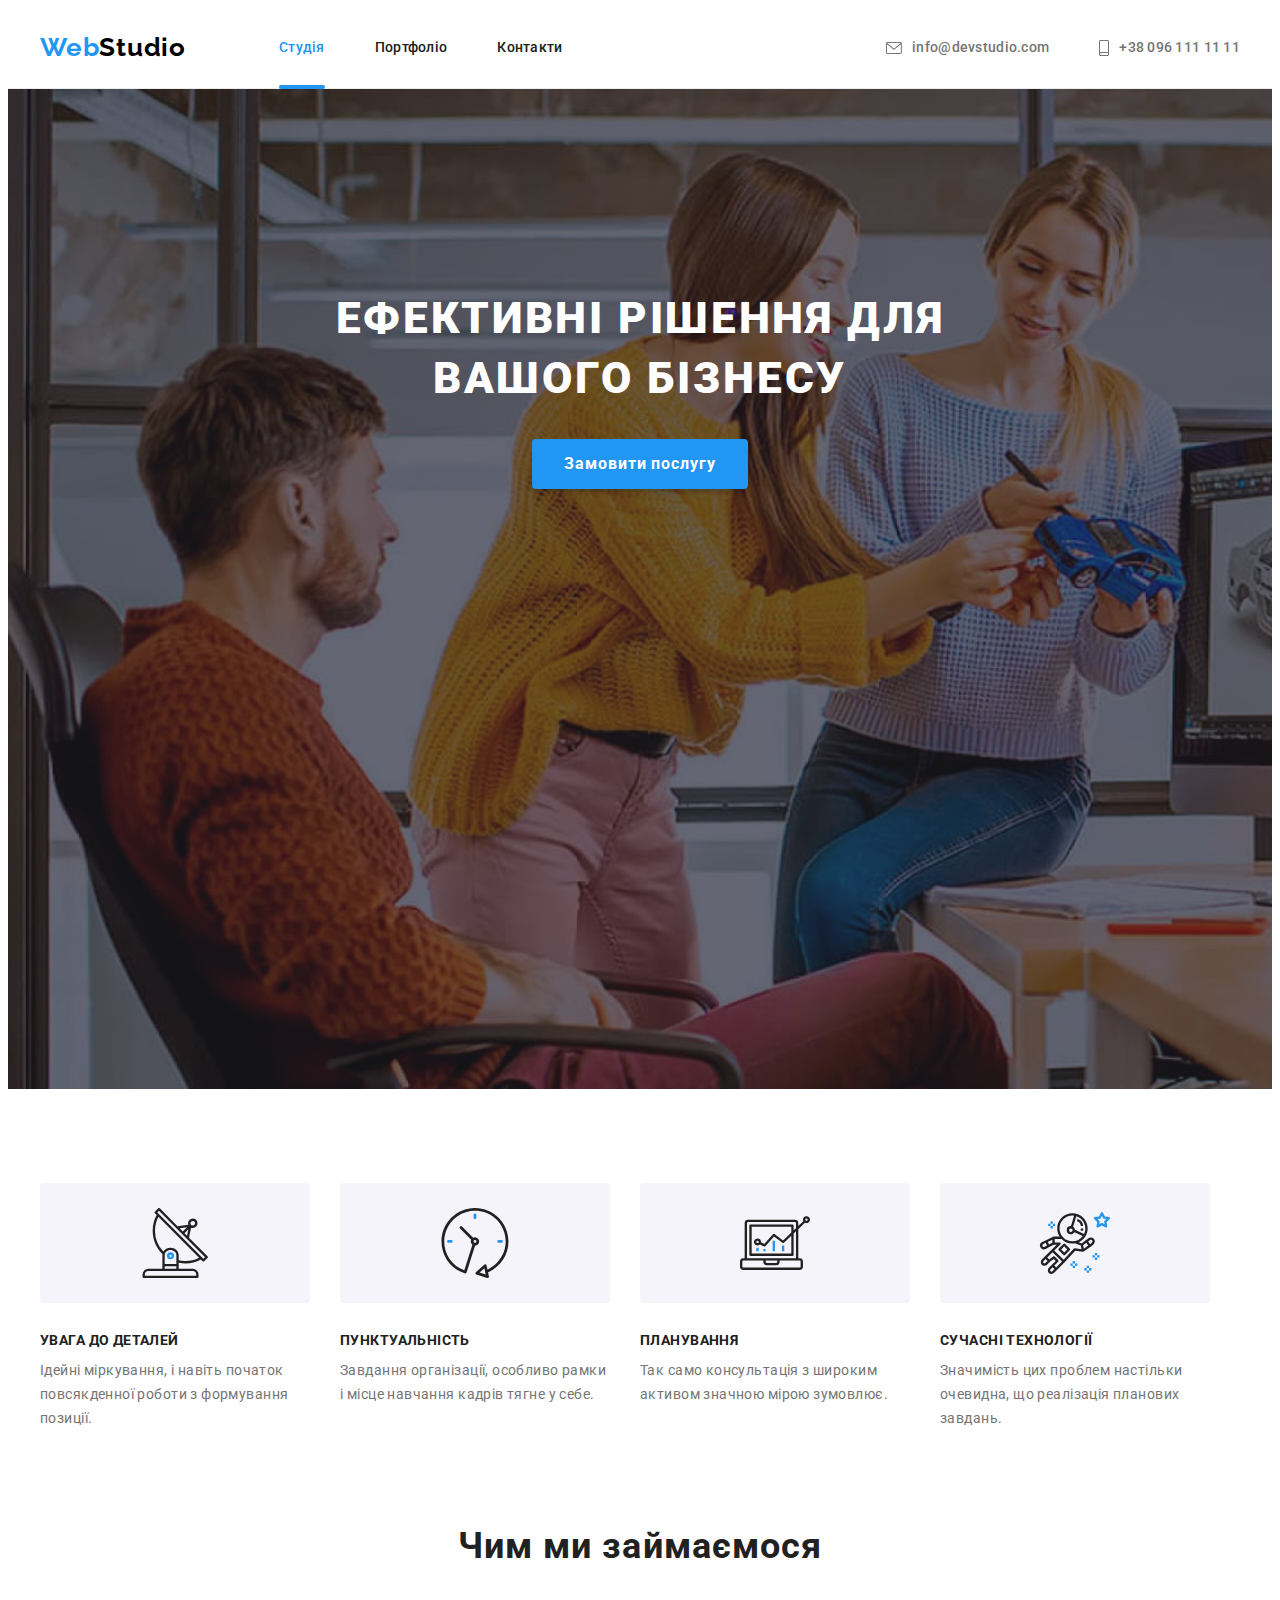
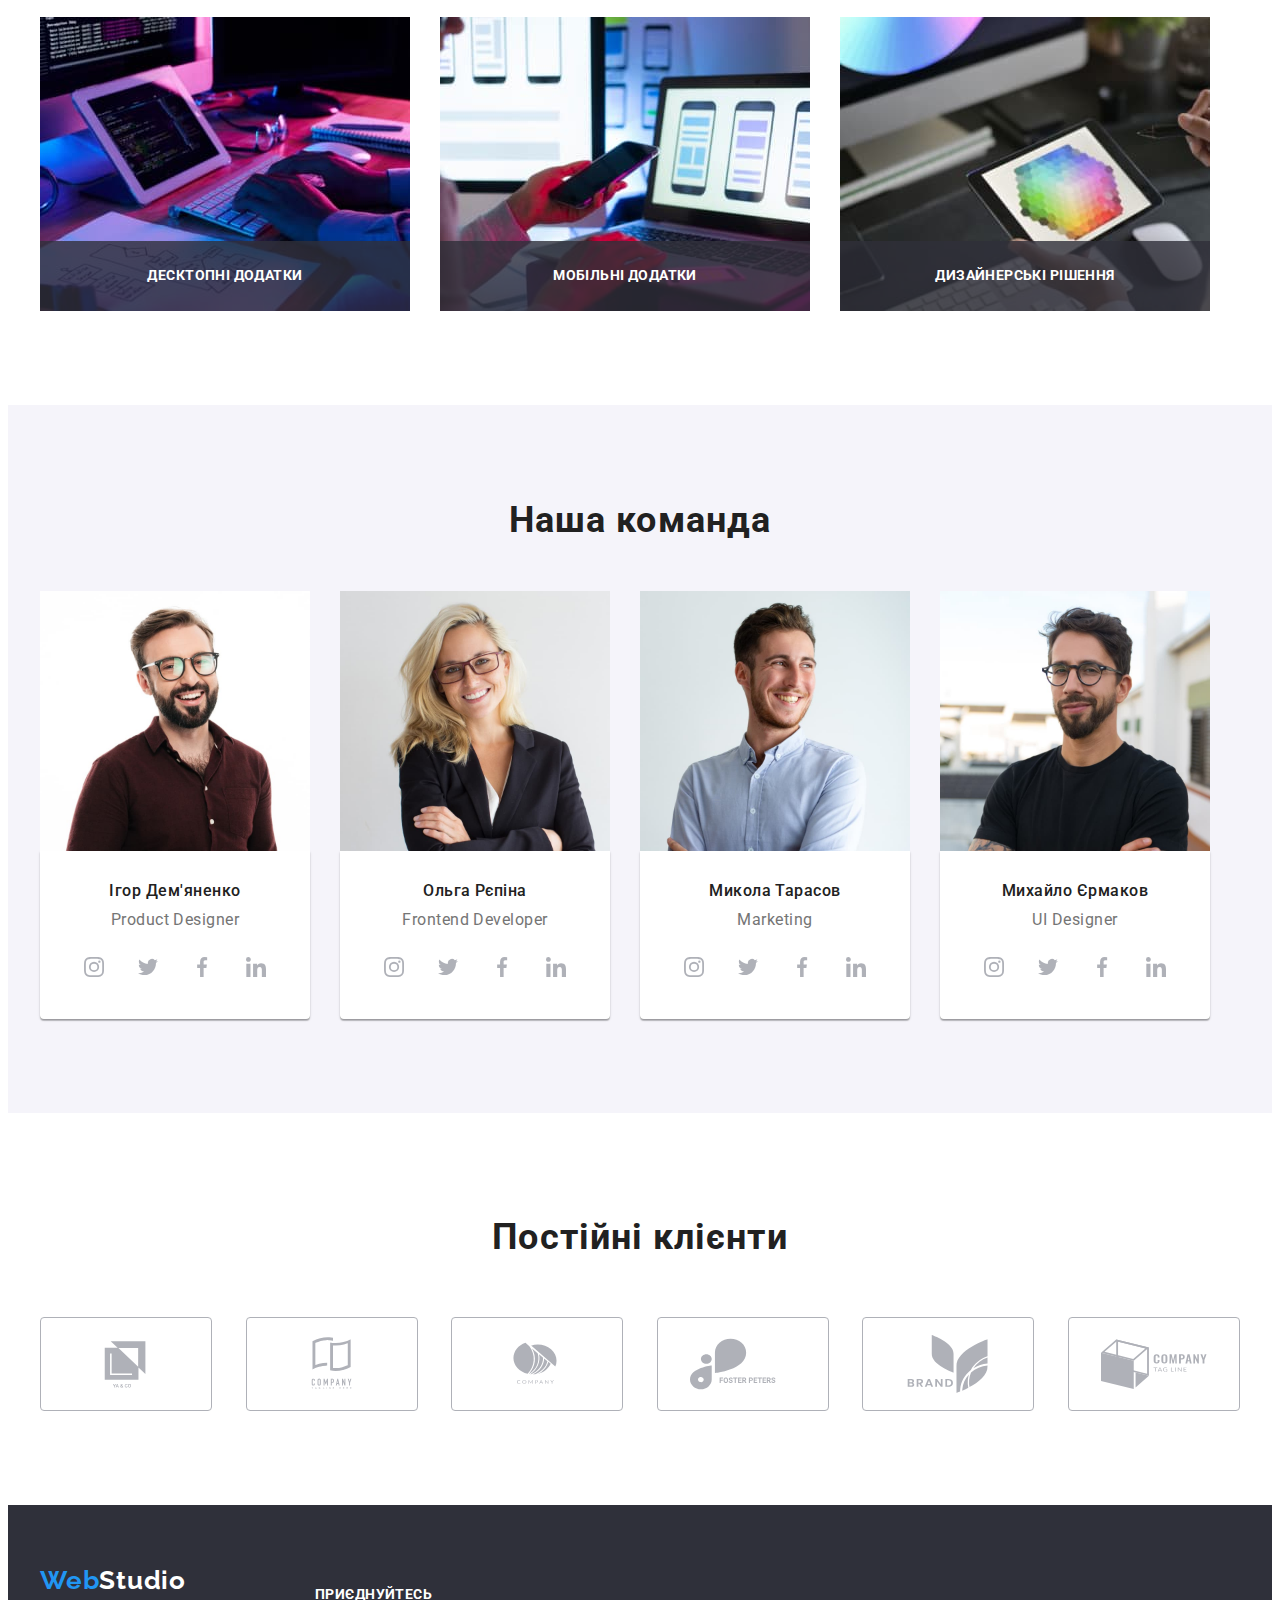
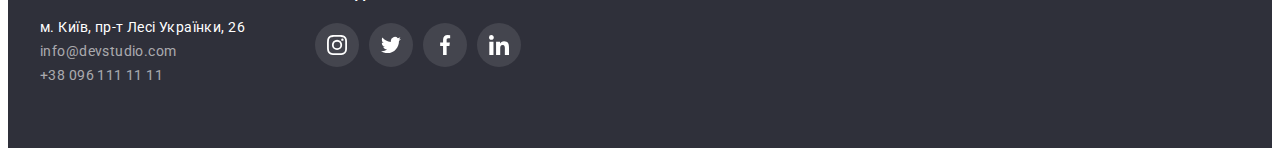
<file: index.html>
<!DOCTYPE html>
<html lang="uk">
  <head>
    <meta charset="UTF-8" />
    <meta http-equiv="X-UA-Compatible" content="IE=edge" />
    <meta name="viewport" content="width=device-width, initial-scale=1.0" />
    <title>Document</title>
    <link rel="preconnect" href="https://fonts.googleapis.com" />
    <link rel="preconnect" href="https://fonts.gstatic.com" crossorigin />
    <link
      href="https://fonts.googleapis.com/css2?family=Raleway:wght@700&family=Roboto:wght@400;500;700;900&display=swap"
      rel="stylesheet"
    />
    <link
      rel="stylesheet"
      href="https://cdnjs.cloudflare.com/ajax/libs/modern-normalize/1.1.0/modern-normalize.min.css"
      integrity="sha512-wpPYUAdjBVSE4KJnH1VR1HeZfpl1ub8YT/NKx4PuQ5NmX2tKuGu6U/JRp5y+Y8XG2tV+wKQpNHVUX03MfMFn9Q=="
      crossorigin="anonymous"
      referrerpolicy="no-referrer"
    />
    <link rel="stylesheet" href="./css/styles.css" />
  </head>
  <body>
    <!-- хедер -->
    <header class="page-header">
      <div class="container">
        <nav class="navigate">
          <a href="./index.html" class="logo"
            ><span class="title-logo">Web</span>Studio</a
          >

          <!-- навігація -->
          <div class="nav-c">
            <ul class="site-nav">
              <li class="item current">
                <a href="./index.html" class="link">Студія</a>
              </li>
              <li class="item">
                <a href="./portfolio.html" class="link">Портфоліо</a>
              </li>
              <li class="item"><a href="" class="link">Контакти</a></li>
            </ul>
          </div>
        </nav>

        <!-- контакти -->
        <ul class="site-contacts">
          <li class="item">
            <a href="mailto:info@devstudio.com" class="contact-link link"
              ><svg class="icon-envelope" widht="16" height="12">
                <use href="./images/sprite.svg#icon-envelope"></use></svg
              >info@devstudio.com</a
            >
          </li>

          <li class="item">
            <a href="tel:+380961111111" class="contact-link link"
              ><svg class="icon-tel" widht="10" height="16">
                <use href="./images/sprite.svg#icon-smartphone"></use></svg
              >+38 096 111 11 11</a
            >
          </li>
        </ul>
      </div>
    </header>

    <main>
      <!-- герой -->
      <section class="section-hero section">
        <div class="container">
          <h1 class="hero-title">
            Ефективні рішення для <br />
            вашого бізнесу
          </h1>
          <button type="button" class="button-hero button" data-modal-open>
            Замовити послугу
          </button>
        </div>
      </section>

      <!-- блок 1 -->

      <section class="section-features section">
        <div class="container">
          <h2 class="features-title visually-hidden">Особливості</h2>

          <ul class="features-items">
            <li class="item-list">
              <div class="icon-features">
                <svg class="icon-antenna" widht="70" height="70">
                  <use href="./images/sprite.svg#icon-antenna"></use>
                </svg>
              </div>

              <h3 class="title-item-list">УВАГА ДО ДЕТАЛЕЙ</h3>
              <p class="features-items-text">
                Ідейні міркування, і навіть початок повсякденної роботи з
                формування позиції.
              </p>
            </li>

            <li class="item-list">
              <div class="icon-features">
                <svg class="icon-clock" widht="70" height="70">
                  <use href="./images/sprite.svg#icon-clock"></use>
                </svg>
              </div>
              <h3 class="title-item-list">ПУНКТУАЛЬНІСТЬ</h3>
              <p class="features-items-text">
                Завдання організації, особливо рамки і місце навчання кадрів
                тягне у себе.
              </p>
            </li>

            <li class="item-list">
              <div class="icon-features">
                <svg class="icon-diagram" widht="70" height="70">
                  <use href="./images/sprite.svg#icon-diagram"></use>
                </svg>
              </div>
              <h3 class="title-item-list">ПЛАНУВАННЯ</h3>
              <p class="features-items-text">
                Так само консультація з широким активом значною мірою зумовлює.
              </p>
            </li>

            <li class="item-list">
              <div class="icon-features">
                <svg class="icon-astronaut" widht="70" height="70">
                  <use href="./images/sprite.svg#icon-astronaut"></use>
                </svg>
              </div>
              <h3 class="title-item-list">СУЧАСНІ ТЕХНОЛОГІЇ</h3>
              <p class="features-items-text">
                Значимість цих проблем настільки очевидна, що реалізація
                планових завдань.
              </p>
            </li>
          </ul>
        </div>
      </section>

      <!-- блок 2 -->
      <section class="section-work section">
        <div class="container">
          <h2 class="work-title">Чим ми займаємося</h2>

          <ul class="work-list">
            <li class="wokr-list-item">
              <div class="wokr-list-thumb">
                <img
                  src="./images/box-1.jpg"
                  alt="працюю з кодом"
                  width="370"
                  height="294"
                  class="work-pictures pictures"
                />
                <div class="team-name-box">
                  <p class="tex-wokr-list-item">Десктопні додатки</p>
                </div>
              </div>
            </li>

            <li class="wokr-list-item">
              <div class="wokr-list-thumb">
                <img
                  src="./images/box-2.jpg"
                  alt="тримаю телефон"
                  width="370"
                  height="294"
                  class="work-pictures pictures"
                />
                <div class="team-name-box">
                  <p class="tex-wokr-list-item">Мобільні додатки</p>
                </div>
              </div>
            </li>

            <li class="wokr-list-item">
              <div class="wokr-list-thumb">
                <img
                  src="./images/box-3.jpg"
                  alt="вибираю колір"
                  width="370"
                  height="294"
                  class="work-pictures pictures"
                />
                <div class="team-name-box">
                  <p class="tex-wokr-list-item">Дизайнерські рішення</p>
                </div>
              </div>
            </li>
          </ul>
        </div>
      </section>

      <!-- блок 3 -->
      <section class="section-team section">
        <div class="container">
          <h2 class="team-title">Наша команда</h2>
          <!-- команда -->
          <ul class="team-list">
            <li class="team-list-item">
              <img
                src="./images/igor.jpg"
                alt="Ігор Дем'яненко"
                width="270"
                height="260"
                class="team-pictures pictures"
              />
              <div class="content">
                <h3 class="team-list-name">Ігор Дем'яненко</h3>
                <p class="team-text">Product Designer</p>
                <ul class="team-social-icon-list">
                  <li class="social-icon-item">
                    <a href="" class="linc-icon">
                      <svg class="social-icon" width="20" height="20">
                        <use href="./images/sprite.svg#icon-instagram-1"></use>
                      </svg>
                    </a>
                  </li>

                  <li class="social-icon-item">
                    <a href="" class="linc-icon">
                      <svg class="social-icon" width="20" height="20">
                        <use href="./images/sprite.svg#icon-twitter-1"></use>
                      </svg>
                    </a>
                  </li>

                  <li class="social-icon-item">
                    <a href="" class="linc-icon">
                      <svg class="social-icon" width="20" height="20">
                        <use href="./images/sprite.svg#icon-facebook-1"></use>
                      </svg>
                    </a>
                  </li>

                  <li class="social-icon-item">
                    <a href="" class="linc-icon">
                      <svg class="social-icon" width="20" height="20">
                        <use href="./images/sprite.svg#icon-linkedin-1"></use>
                      </svg>
                    </a>
                  </li>
                </ul>
              </div>
            </li>

            <li class="team-list-item">
              <img
                src="./images/olga.jpg"
                alt="Ольга Рєпіна"
                width="270"
                height="260"
                class="team-pictures pictures"
              />
              <div class="content">
                <h3 class="team-list-name">Ольга Рєпіна</h3>
                <p class="team-text">Frontend Developer</p>
                <ul class="team-social-icon-list">
                  <li class="social-icon-item">
                    <a href="" class="linc-icon">
                      <svg class="social-icon" width="20" height="20">
                        <use href="./images/sprite.svg#icon-instagram-1"></use>
                      </svg>
                    </a>
                  </li>

                  <li class="social-icon-item">
                    <a href="" class="linc-icon">
                      <svg class="social-icon" width="20" height="20">
                        <use href="./images/sprite.svg#icon-twitter-1"></use>
                      </svg>
                    </a>
                  </li>

                  <li class="social-icon-item">
                    <a href="" class="linc-icon">
                      <svg class="social-icon" width="20" height="20">
                        <use href="./images/sprite.svg#icon-facebook-1"></use>
                      </svg>
                    </a>
                  </li>

                  <li class="social-icon-item">
                    <a href="" class="linc-icon">
                      <svg class="social-icon" width="20" height="20">
                        <use href="./images/sprite.svg#icon-linkedin-1"></use>
                      </svg>
                    </a>
                  </li>
                </ul>
              </div>
            </li>

            <li class="team-list-item">
              <img
                src="./images/mykola.jpg"
                alt="Микола Тарасов"
                width="270"
                height="260"
                class="team-pictures pictures"
              />
              <div class="content">
                <h3 class="team-list-name">Микола Тарасов</h3>
                <p class="team-text">Marketing</p>
                <ul class="team-social-icon-list">
                  <li class="social-icon-item">
                    <a href="" class="linc-icon">
                      <svg class="social-icon" width="20" height="20">
                        <use href="./images/sprite.svg#icon-instagram-1"></use>
                      </svg>
                    </a>
                  </li>

                  <li class="social-icon-item">
                    <a href="" class="linc-icon">
                      <svg class="social-icon" width="20" height="20">
                        <use href="./images/sprite.svg#icon-twitter-1"></use>
                      </svg>
                    </a>
                  </li>

                  <li class="social-icon-item">
                    <a href="" class="linc-icon">
                      <svg class="social-icon" width="20" height="20">
                        <use href="./images/sprite.svg#icon-facebook-1"></use>
                      </svg>
                    </a>
                  </li>

                  <li class="social-icon-item">
                    <a href="" class="linc-icon">
                      <svg class="social-icon" width="20" height="20">
                        <use href="./images/sprite.svg#icon-linkedin-1"></use>
                      </svg>
                    </a>
                  </li>
                </ul>
              </div>
            </li>

            <li class="team-list-item">
              <img
                src="./images/mykhailo.jpg"
                alt="Михайло Єрмаков"
                width="270"
                height="260"
                class="team-pictures pictures"
              />
              <div class="content">
                <h3 class="team-list-name">Михайло Єрмаков</h3>
                <p class="team-text">UI Designer</p>
                <ul class="team-social-icon-list">
                  <li class="social-icon-item">
                    <a href="" class="linc-icon">
                      <svg class="social-icon" width="20" height="20">
                        <use href="./images/sprite.svg#icon-instagram-1"></use>
                      </svg>
                    </a>
                  </li>

                  <li class="social-icon-item">
                    <a href="" class="linc-icon">
                      <svg class="social-icon" width="20" height="20">
                        <use href="./images/sprite.svg#icon-twitter-1"></use>
                      </svg>
                    </a>
                  </li>

                  <li class="social-icon-item">
                    <a href="" class="linc-icon">
                      <svg class="social-icon" width="20" height="20">
                        <use href="./images/sprite.svg#icon-facebook-1"></use>
                      </svg>
                    </a>
                  </li>

                  <li class="social-icon-item">
                    <a href="" class="linc-icon">
                      <svg class="social-icon" width="20" height="20">
                        <use href="./images/sprite.svg#icon-linkedin-1"></use>
                      </svg>
                    </a>
                  </li>
                </ul>
              </div>
            </li>
          </ul>
        </div>
      </section>
    </main>

    <!-- ПОСТІЙНІ КЛІЄНТИ -->

    <section class="section-clients section">
      <div class="container">
        <h2 class="clients-title">Постійні клієнти</h2>
        <ul class="clients-list">
          <li class="client-item">
            <a href="" class="client-linc-icon">
              <svg class="client-icon" width="106" height="60">
                <use href="./images/sprite.svg#icon-logo1"></use>
              </svg>
            </a>
          </li>

          <li class="client-item">
            <a href="" class="client-linc-icon">
              <svg class="client-icon" width="106" height="60">
                <use href="./images/sprite.svg#icon-logo-2"></use>
              </svg>
            </a>
          </li>

          <li class="client-item">
            <a href="" class="client-linc-icon">
              <svg class="client-icon" width="106" height="60">
                <use href="./images/sprite.svg#icon-client-logo-3"></use>
              </svg>
            </a>
          </li>

          <li class="client-item">
            <a href="" class="client-linc-icon">
              <svg class="client-icon" width="106" height="60">
                <use href="./images/sprite.svg#icon-logo-4"></use>
              </svg>
            </a>
          </li>

          <li class="client-item">
            <a href="" class="client-linc-icon">
              <svg class="client-icon" width="106" height="60">
                <use href="./images/sprite.svg#icon-logo-5"></use>
              </svg>
            </a>
          </li>

          <li class="client-item">
            <a href="" class="client-linc-icon">
              <svg class="client-icon" width="106" height="60">
                <use href="./images/sprite.svg#icon-logo-6"></use>
              </svg>
            </a>
          </li>
        </ul>
      </div>
    </section>

    <!-- футер -->
    <footer class="footer-items">
      <div class="container">
        <div class="address-container">
          <a href="./index.html" class="logo logo-footer"
            ><span class="title-logo">Web</span>Studio
          </a>

          <!-- адреса -->
          <address class="address-items">
            <div class="address-container">
              <ul class="address-list">
                <li class="address-place">
                  <a
                    href="https://www.google.com/maps/place/%D0%B1%D1%83%D0%BB%D1%8C%D0%B2%D0%B0%D1%80+%D0%9B%D0%B5%D1%81%D1%96+%D0%A3%D0%BA%D1%80%D0%B0%D1%97%D0%BD%D0%BA%D0%B8,+26,+%D0%9A%D0%B8%D1%97%D0%B2,+02000/@50.4267703,30.537616,18z/data=!4m5!3m4!1s0x40d4cf0e033ecbe9:0x57a4dffefec77da0!8m2!3d50.4265807!4d30.5383859"
                    target="_blank"
                    rel="noopener noreferrer"
                    class="link"
                    ><span class="place-tex"
                      >м. Київ, пр-т Лесі Українки, 26</span
                    >
                  </a>
                </li>
                <li class="address-contacts">
                  <a href="mailto:info@devstudio.com" class="link"
                    >info@devstudio.com</a
                  >
                </li>

                <li class="address-contacts">
                  <a href="tel:+380961111111" class="link">+38 096 111 11 11</a>
                </li>
              </ul>
            </div>
          </address>
        </div>

        <div class="social-container">
          <h2 class="footer-social-title">Приєднуйтесь</h2>
          <ul class="footer-social-icon-list">
            <li class="social-icon-item">
              <a href="" class="linc-icon bot">
                <svg class="social-icon join" width="20" height="20">
                  <use href="./images/sprite.svg#icon-instagram-1"></use>
                </svg>
              </a>
            </li>

            <li class="social-icon-item">
              <a href="" class="linc-icon bot">
                <svg class="social-icon join" width="20" height="20">
                  <use href="./images/sprite.svg#icon-twitter-1"></use>
                </svg>
              </a>
            </li>

            <li class="social-icon-item">
              <a href="" class="linc-icon bot">
                <svg class="social-icon join" width="20" height="20">
                  <use href="./images/sprite.svg#icon-facebook-1"></use>
                </svg>
              </a>
            </li>

            <li class="social-icon-item">
              <a href="" class="linc-icon bot">
                <svg class="social-icon join" width="20" height="20">
                  <use href="./images/sprite.svg#icon-linkedin-1"></use>
                </svg>
              </a>
            </li>
          </ul>
        </div>
      </div>
    </footer>

    <!-- МОДАЛЬНЕ ВІКНО -->
    <section>
      <div class="backdrop is-hidden" data-modal>
        <div class="modal">
          <button class="btn-modal" data-modal-close>
            <svg class="icon-close" width="18" height="18">
              <use href="./images/close-modal.svg#icon-close-b"></use>
            </svg>
          </button>
        </div>
      </div>
    </section>

    <script src="./js/modal.js"></script>
  </body>
</html>
</file>
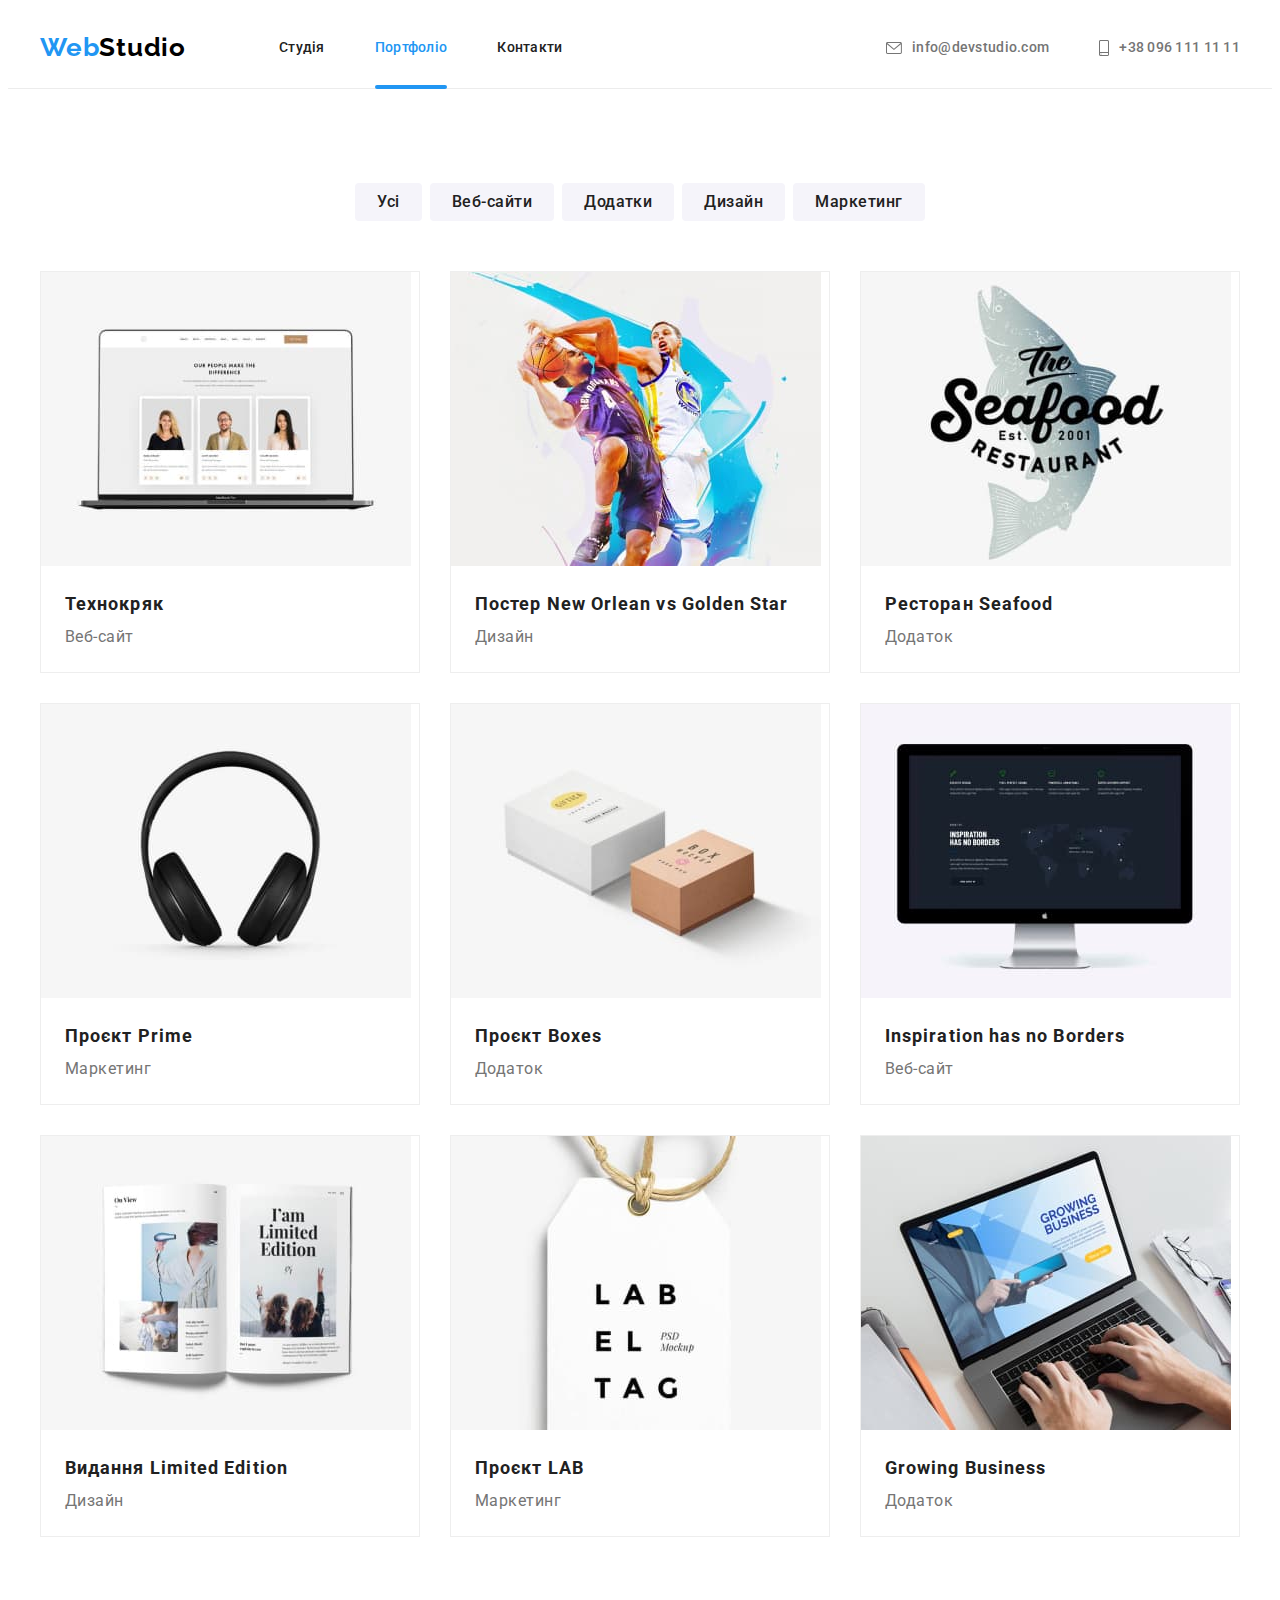
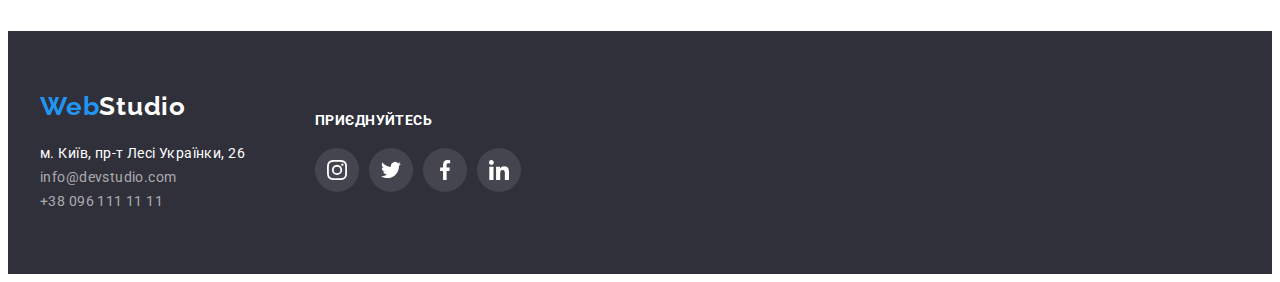
<file: portfolio.html>
<!DOCTYPE html>
<html lang="uk">
  <head>
    <meta charset="UTF-8" />
    <meta http-equiv="X-UA-Compatible" content="IE=edge" />
    <meta name="viewport" content="width=device-width, initial-scale=1.0" />
    <title>Document</title>
    <link rel="preconnect" href="https://fonts.googleapis.com" />
    <link rel="preconnect" href="https://fonts.gstatic.com" crossorigin />
    <link
      href="https://fonts.googleapis.com/css2?family=Raleway:wght@700&family=Roboto:wght@400;500;700;900&display=swap"
      rel="stylesheet"
    />
    <link
      rel="stylesheet"
      href="https://cdnjs.cloudflare.com/ajax/libs/modern-normalize/1.1.0/modern-normalize.min.css"
      integrity="sha512-wpPYUAdjBVSE4KJnH1VR1HeZfpl1ub8YT/NKx4PuQ5NmX2tKuGu6U/JRp5y+Y8XG2tV+wKQpNHVUX03MfMFn9Q=="
      crossorigin="anonymous"
      referrerpolicy="no-referrer"
    />
    <link rel="stylesheet" href="./css/styles.css" />
  </head>
  <body>
    <!-- хедер -->
    <header class="page-header">
      <div class="container">
        <nav class="navigate">
          <a href="./index.html" class="logo"
            ><span class="title-logo">Web</span>Studio</a
          >

          <!-- навігація -->
          <div class="nav-thumb">
            <ul class="site-nav">
              <li class="item">
                <a href="./index.html" class="link">Студія</a>
              </li>
              <li class="item current">
                <a href="./portfolio.html" class="link">Портфоліо</a>
              </li>
              <li class="item"><a href="" class="link">Контакти</a></li>
            </ul>
          </div>
        </nav>

        <!-- контакти -->
        <ul class="site-contacts">
          <li class="item">
            <a href="mailto:info@devstudio.com" class="contact-link link"
              ><svg class="icon-envelope" widht="16" height="12">
                <use href="./images/sprite.svg#icon-envelope"></use></svg
              >info@devstudio.com</a
            >
          </li>

          <li class="item">
            <a href="tel:+380961111111" class="contact-link link"
              ><svg class="icon-tel" widht="10" height="16">
                <use href="./images/sprite.svg#icon-smartphone"></use></svg
              >+38 096 111 11 11</a
            >
          </li>
        </ul>
      </div>
    </header>

    <main>

      <!-- Портфоліо -->

      <section class="portfolio-section section">
        <div class="container">
          <h1 class="portfolio-title visually-hidden">Портфоліо</h1>

          <ul class="portfolio-nav">
            <li class="item">
              <button type="button" class="button-portfolio button">Усі</button>
            </li>
            <li class="item">
              <button type="button" class="button-portfolio button">
                Веб-сайти
              </button>
            </li>
            <li class="item">
              <button type="button" class="button-portfolio button">
                Додатки
              </button>
            </li>
            <li class="item">
              <button type="button" class="button-portfolio button">
                Дизайн
              </button>
            </li>
            <li class="item">
              <button type="button" class="button-portfolio button">
                Маркетинг
              </button>
            </li>
          </ul>

          <ul class="gallery-list">
            <li class="gallery-list-item">
             <a href="" class="gallery-icon link">
                <div class="gallary-thumb">
                  <img
                    src="./images/2-1.jpg"
                    alt="Веб-сайт"
                    width="370"
                    height="294"
                    class="gallary"
                  />
                  <p class="gallary-effect-tex">
                    Ресурс пропонує комплексні пропозиції з різним рівнем функціоналу та сервісів. Все це дозволить відвідувачу отримати вичерпні відомості про компанію чи приватну особу.
                  </p>
                </div>
                <div class="content">
                  <h3 class="gallery-list-title">Технокряк</h3>
                  <p class="gallery-tex">Веб-сайт</p>
                </div>
             </a>
            </li>

            <li class="gallery-list-item">
              <a href="" class="gallery-icon link">
                <div class="gallary-thumb">
                  <img
                    src="./images/2-2.jpg"
                    alt="гра в баскетбол"
                    width="370"
                    height="294"
                  />
                  <p class="gallary-effect-tex">
                    Ресурс пропонує комплексні пропозиції з різним рівнем функціоналу та сервісів. Все це дозволить відвідувачу отримати вичерпні відомості про компанію чи приватну особу.
                  </p>
                </div>
                <div class="content">
                  <h3 class="gallery-list-title">
                    Постер New Orlean vs Golden Star
                  </h3>
                  <p class="gallery-tex">Дизайн</p>
                </div>
              </a>
            </li>

            <li class="gallery-list-item">
              <a href="" class="gallery-icon link">
                <div class="gallary-thumb">
                  <img
                    src="./images/2-3.jpg"
                    alt="логотип ресторану"
                    width="370"
                    height="294"
                  />
                  <p class="gallary-effect-tex">
                    Ресурс пропонує комплексні пропозиції з різним рівнем функціоналу та сервісів. Все це дозволить відвідувачу отримати вичерпні відомості про компанію чи приватну особу.
                  </p>
                </div>
                <div class="content">
                  <h3 class="gallery-list-title">Ресторан Seafood</h3>
                  <p class="gallery-tex">Додаток</p>
                </div>
              </a>
            </li>

            <li class="gallery-list-item">
              <a href="" class="gallery-icon link">
                <div class="gallary-thumb">
                  <img
                    src="./images/2-4.jpg"
                    alt="навушники"
                    width="370"
                    height="294"
                  />
                  <p class="gallary-effect-tex">
                    Ресурс пропонує комплексні пропозиції з різним рівнем функціоналу та сервісів. Все це дозволить відвідувачу отримати вичерпні відомості про компанію чи приватну особу.
                  </p>
                </div>
                <div class="content">
                  <h3 class="gallery-list-title">Проєкт Prime</h3>
                  <p class="gallery-tex">Маркетинг</p>
                </div>
              </a>
            </li>

            <li class="gallery-list-item">
              <a href="" class="gallery-icon link">
                <div class="gallary-thumb">
                  <img
                    src="./images/2-5.jpg"
                    alt="навушники"
                    width="370"
                    height="294"
                  />
                  <p class="gallary-effect-tex">
                    Ресурс пропонує комплексні пропозиції з різним рівнем функціоналу та сервісів. Все це дозволить відвідувачу отримати вичерпні відомості про компанію чи приватну особу.
                  </p>
                </div>
                <div class="content">
                  <h3 class="gallery-list-title">Проєкт Boxes</h3>
                  <p class="gallery-tex">Додаток</p>
                </div>
              </a>
            </li>

            <li class="gallery-list-item">
              <a href="" class="gallery-icon link">
                <div class="gallary-thumb">
                  <img
                    src="./images/2-6.jpg"
                    alt="монітор"
                    width="370"
                    height="294"
                  />
                  <p class="gallary-effect-tex">
                    Ресурс пропонує комплексні пропозиції з різним рівнем функціоналу та сервісів. Все це дозволить відвідувачу отримати вичерпні відомості про компанію чи приватну особу.
                  </p>
                </div>
                <div class="content">
                  <h3 class="gallery-list-title">Inspiration has no Borders</h3>
                  <p class="gallery-tex">Веб-сайт</p>
                </div>
              </a>
            </li>

            <li class="gallery-list-item">
              <a href="" class="gallery-icon link">
                <div class="gallary-thumb">
                  <img
                    src="./images/2-7.jpg"
                    alt="книга"
                    width="370"
                    height="294"
                  />
                  <p class="gallary-effect-tex">
                    Ресурс пропонує комплексні пропозиції з різним рівнем функціоналу та сервісів. Все це дозволить відвідувачу отримати вичерпні відомості про компанію чи приватну особу.
                  </p>
                </div>
                <div class="content">
                  <h3 class="gallery-list-title">Видання Limited Edition</h3>
                  <p class="gallery-tex">Дизайн</p>
                </div>
              </a>
            </li>

            <li class="gallery-list-item">
              <a href="" class="gallery-icon link">
                <div class="gallary-thumb">
                  <img
                    src="./images/2-8.jpg"
                    alt="етикетка"
                    width="370"
                    height="294"
                  />
                  <p class="gallary-effect-tex">
                    Ресурс пропонує комплексні пропозиції з різним рівнем функціоналу та сервісів. Все це дозволить відвідувачу отримати вичерпні відомості про компанію чи приватну особу.
                  </p>
                </div>
                <div class="content">
                  <h3 class="gallery-list-title">Проєкт LAB</h3>
                  <p class="gallery-tex">Маркетинг</p>
                </div>
              </a>
            </li>

            <li class="gallery-list-item">
              <a href="" class="gallery-icon link">
                <div class="gallary-thumb">
                  <img
                    src="./images/2-9.jpg"
                    alt="нетбук"
                    width="370"
                    height="294"
                  />
                  <p class="gallary-effect-tex">
                    Ресурс пропонує комплексні пропозиції з різним рівнем функціоналу та сервісів. Все це дозволить відвідувачу отримати вичерпні відомості про компанію чи приватну особу.
                  </p>
                </div>
                <div class="content">
                  <h3 class="gallery-list-title">Growing Business</h3>
                  <p class="gallery-tex">Додаток</p>
                </div>
              </a>
            </li>
          </ul>
        </div>
      </section>
    </main>


    <!-- футер -->


    <footer class="footer-items">
      <div class="container">
        <div class="address-container">
          <a href="./index.html" class="logo logo-footer"
            ><span class="title-logo">Web</span>Studio
          </a>
  
          <!-- адреса -->
          <address class="address-items">
            <div class="address-container">
              <ul class="address-list">
                <li class="address-place">
                  <a
                    href="https://www.google.com/maps/place/%D0%B1%D1%83%D0%BB%D1%8C%D0%B2%D0%B0%D1%80+%D0%9B%D0%B5%D1%81%D1%96+%D0%A3%D0%BA%D1%80%D0%B0%D1%97%D0%BD%D0%BA%D0%B8,+26,+%D0%9A%D0%B8%D1%97%D0%B2,+02000/@50.4267703,30.537616,18z/data=!4m5!3m4!1s0x40d4cf0e033ecbe9:0x57a4dffefec77da0!8m2!3d50.4265807!4d30.5383859"
                    target="_blank"
                    rel="noopener noreferrer"
                    class="link"
                    ><span class="place-tex"
                      >м. Київ, пр-т Лесі Українки, 26</span
                    >
                  </a>
                </li>
                <li class="address-contacts">
                  <a href="mailto:info@devstudio.com" class="link"
                    >info@devstudio.com</a
                  >
                </li>
                <li class="address-contacts">
                  <a href="tel:+380961111111" class="link">+38 096 111 11 11</a>
                </li>
              </ul>
            </div>
        </div>

          <div class="social-container">
            <h2 class="footer-social-title">Приєднуйтесь</h2>
            <ul class="footer-social-icon-list">
              <li class="social-icon-item">
                <a href="" class="linc-icon bot">
                  <svg class="social-icon join" width="20" height="20">
                    <use href="./images/sprite.svg#icon-instagram-1"></use>
                  </svg>
                </a>
              </li>

              <li class="social-icon-item">
                <a href="" class="linc-icon bot">
                  <svg class="social-icon join" width="20" height="20">
                    <use href="./images/sprite.svg#icon-twitter-1"></use>
                  </svg>
                </a>
              </li>

              <li class="social-icon-item">
                <a href="" class="linc-icon bot">
                  <svg class="social-icon join" width="20" height="20">
                    <use href="./images/sprite.svg#icon-facebook-1"></use>
                  </svg>
                </a>
              </li>

              <li class="social-icon-item">
                <a href="" class="linc-icon bot">
                  <svg class="social-icon join" width="20" height="20">
                    <use href="./images/sprite.svg#icon-linkedin-1"></use>
                  </svg>
                </a>
              </li>
            </ul>
          </div>
        </address>
      </div>
    </footer>
  </body>
</html>
</file>
<file: css/styles.css>
:root {
  --primari-tex-color: #212121;
  --title-text-color: #212121;
  --accent-color: #2196f3;
  --accent-button-color: #2196f3;
  --button-text-color: #ffffff;
  --primari-bcg-color: #f5f5f5;
  --paragraph-tex: #757575;
}

body {
  font-family: "Roboto", sans-serif;
  color: var(--primari-tex-color);
  background-color: #ffffff;
}

/* НАВІГАЦІЯ */

.logo {
  padding-top: 24px;
  padding-bottom: 25px;

  text-decoration: none;
  font-family: "Raleway", sans-serif;
  font-weight: 700;
  font-size: 26px;
  line-height: 1.19;

  letter-spacing: 0.03em;
  color: #000000;
}

.title-logo {
  color: #2196f3;
}

/* Футер лого */

footer .logo {
  color: #ffffff;
}

.section {
  padding-top: 94px;
  padding-bottom: 94px;
  /* outline: 2px solid tomato; */
  max-width: 1600px;
}

h1,
h2,
h3,
h4,
h5,
h6,
p,
ul {
  margin-top: 0;
  margin-bottom: 0;
}

/*------------- ХЕДЕР -------------*/

.container {
  display: block;
  margin-left: auto;
  margin-right: auto;
  padding-left: 15px;
  padding-right: 15px;
  width: 1200px;
  /* outline: 3px solid red; */
}

.navigate {
  display: flex;
}

.page-header {
  max-width: 1600px;

  border-bottom: 1px solid #ececec;
}

.page-header .container {
  display: flex;
  align-items: center;
}

.site-nav {
  display: flex;
  align-items: center;
  margin-left: 93px;
  padding-left: 0;

  font-weight: 500;
  font-size: 14px;
  line-height: 1.14;
  letter-spacing: 0.02em;

  color: #212121;
}

/* .site-nav .item {
  margin-right: 50px;
  }

.site-nav .item:last-child {
  margin-right: 0;
} */

/* .site-nav .item + .item {
  margin-left: 50px;
} */

.site-nav .item {
  padding-top: 32px;
  padding-bottom: 32px;
}

.site-nav .item:not(:last-child) {
  margin-right: 50px;
}

a {
  font-family: inherit;
}

a.link {
  color: var(--primari-tex-color);
}

.link {
  text-decoration: none;
  display: block;

  transition-property: color;
  transition-duration: 250ms;
  transition-timing-function: cubic-bezier(0.4, 0, 0.2, 1);
}

.address-items .link {
  display: flex;
  text-decoration: none;
}

.site-contacts {
  display: flex;
  align-items: center;

  margin-left: auto;
  padding-left: 0;
}

.site-contacts .item {
  display: inline-flex;
  padding-top: 32px;
  padding-bottom: 32px;
}

.site-contacts .item + .item {
  margin-left: 50px;
}

.site-contacts .link {
  font-weight: 500;
  font-size: 14px;
  line-height: 1.14;
  letter-spacing: 0.02em;

  color: #757575;
}

.item {
  position: relative;
}

.current .link {
  color: var(--accent-color);
}

.item.current .link::after {
  position: absolute;

  display: inline-block;

  content: "";

  width: 100%;
  height: 4px;

  bottom: -1px;
  left: 0;

  background: var(--accent-color);
  border-radius: 2px;
}

ul {
  list-style: none;
  font-style: normal;
}

.link:hover,
.link:focus {
  color: var(--accent-color);
}

img {
  display: block;
}

.icon-contact {
  display: flex;
}

.contact-link {
  display: flex;
  align-items: center;
  fill: #757575;
}

.icon-envelope {
  width: 16px;
  height: 12px;
  margin-right: 10px;
  fill: inherit;

  transition: fill 250ms cubic-bezier(0.4, 0, 0.2, 1);
}

.contact-link.link:hover,
.contact-link.link:focus {
  fill: var(--accent-color);
}

.icon-tel {
  display: flex;

  width: 10px;
  height: 16px;
  margin-right: 10px;

  fill: inherit;
  transition: fill 250ms cubic-bezier(0.4, 0, 0.2, 1);
}

/*------------- ГЕРОЙ -------------*/

.section-hero.section {
  max-width: 1600px;
  height: 600px;
  padding-top: 200px;
  padding-bottom: 200px;

  background-image: linear-gradient(
      to right,
      rgba(47, 48, 58, 0.4),
      rgba(47, 48, 58, 0.4)
    ),
    url(../images/hero.jpg);
  background-size: cover;
  background-repeat: no-repeat;
  background-color: #c4c4c4;
}

.section-hero {
  background-color: #2f303a;
  text-align: center;
}

.hero-title {
  text-align: center;

  font-weight: 900;
  font-size: 44px;
  line-height: 1.36;

  letter-spacing: 0.06em;
  text-transform: uppercase;

  color: #ffffff;
  margin-bottom: 30px;
}

/*------------- КНОПКИ -------------*/

button {
  display: inline-block;
  font-family: inherit;
  cursor: pointer;
  text-align: center;
}

.button {
  background: #f5f4fa;
  border-radius: 4px;
  padding: 6px 22px;

  transition-property: color, background-color, box-shadow;
  transition-duration: 250ms;
  transition-timing-function: cubic-bezier(0.4, 0, 0.2, 1);
}

.button-hero {
  border: none;
  font-weight: 700;
  font-size: 16px;
  line-height: 1.88;

  min-width: 216px;
  padding: 10px 32px;

  letter-spacing: 0.06em;

  background: #2196f3;
  box-shadow: 0px 4px 4px rgba(0, 0, 0, 0.15);
  border-radius: 4px;
  color: var(--button-text-color);

  transition-property: background-color;
  transition-duration: 250ms;
  transition-timing-function: cubic-bezier(0.4, 0, 0.2, 1);
}

.button:hover,
.button:focus {
  /* padding: 6px 25px; */
  color: #ffffff;
  background-color: var(--accent-color);

  box-shadow: 0px 3px 1px rgba(0, 0, 0, 0.1), 0px 1px 2px rgba(0, 0, 0, 0.08),
    0px 2px 2px rgba(0, 0, 0, 0.12);
  border-radius: 4px;
}

.button-hero:active {
  background: #188ce8;
}

/*------------- БЛОК 1 -------------*/

/* .section-features {} */

.features-title {
  color: var(--primari-bcg-color);
}

.features-items {
  display: flex;
  padding-left: 0;
}

.features-items .item-list:not(:last-child) {
  margin-right: 30px;
}

.features-items .item-list {
  max-width: 270px;
}

/* .item-list {} */

/* .item-list::before {
  display: block;
  content: "";
  height: 120px;

  background: #f5f4fa;
  border-radius: 4px;

  margin-bottom: 30px;

  background-size: contain;
  background-repeat: no-repeat;
  background-position: center;
} */

.title-item-list {
  font-weight: 700;
  font-size: 14px;
  line-height: 1.14;
  letter-spacing: 0.03em;
  text-transform: uppercase;

  color: var(--primari-tex-color);

  margin-bottom: 10px;
}

.icon-features {
  display: flex;
  align-items: center;
  width: 270px;
  height: 120px;

  background: #f5f4fa;
  border-radius: 4px;

  margin-bottom: 30px;
}

.features-items-text {
  font-size: 14px;
  line-height: 1.71;

  letter-spacing: 0.03em;

  color: var(--paragraph-tex);
}

/*------------- БЛОК 2 -------------*/

.section-work {
  padding-top: 0;
}

.work-title {
  font-weight: 700;
  font-size: 36px;
  line-height: 1.17;
  text-align: center;
  letter-spacing: 0.03em;

  color: var(--primari-tex-color);

  margin-bottom: 50px;
}

.work-list {
  padding: 0;
  display: flex;
  flex-wrap: wrap;
}

.wokr-list-item {
  display: flex;
  margin-right: 30px;
}

.wokr-list-item:nth-child(3n) {
  margin-right: 0;
}

.wokr-list-thumb {
  position: relative;
}

.tex-wokr-list-item {
  font-weight: 700;
  font-size: 14px;
  line-height: 1.14;
  text-align: center;
  letter-spacing: 0.03em;
  text-transform: uppercase;

  color: #ffffff;
}

.team-name-box {
  position: absolute;

  bottom: 0;
  width: 100%;
  height: 70px;

  display: flex;
  justify-content: center;
  align-items: center;

  background: rgba(47, 48, 58, 0.8);
}
/* .work-pictures {} */

/*------------- БЛОК 3 -------------*/

.section-team {
  background-color: #f5f4fa;
}

.team-title {
  font-weight: 700;
  font-size: 36px;
  line-height: 1.17;
  text-align: center;
  letter-spacing: 0.03em;

  color: var(--primari-tex-color);

  margin-bottom: 50px;
}

.team-list {
  padding: 0;
  display: flex;
  text-align: center;
}

.team-list .content {
  padding-top: 30px;
  padding-bottom: 30px;

  box-shadow: 0px 1px 3px rgba(0, 0, 0, 0.12), 0px 1px 1px rgba(0, 0, 0, 0.14),
    0px 2px 1px rgba(0, 0, 0, 0.2);
  border-radius: 0px 0px 4px 4px;
}

.team-list-item {
  background-color: #ffffff;
  margin-right: 30px;
}

.team-list-item:nth-child(4n) {
  margin-right: 0;
}

/* .team-pictures { } */

.team-list-name {
  font-weight: 500;
  font-size: 16px;
  line-height: 1.19;

  letter-spacing: 0.03em;

  color: var(--primari-tex-color);

  margin-bottom: 10px;
}

.team-text {
  font-size: 16px;
  line-height: 1.19;

  letter-spacing: 0.03em;

  color: var(--paragraph-tex);

  margin-bottom: 16px;
}

/*------------- PAGES 2 PORTFOLIO -------------*/

/* .portfolio-section {} */

.portfolio-title {
  color: var(--primari-bcg-color);
}

.portfolio-nav {
  display: flex;
  justify-content: center;

  padding-left: 0;
  margin-bottom: 50px;
}

.portfolio-nav .item {
  margin-right: 8px;
}

.portfolio-nav .item:nth-child(5n) {
  margin-right: 0;
}

/*------------- Кнопки Навігації PORTFOLIO -------------*/

.button-portfolio {
  background: #f5f4fa;
  border-radius: 4px;
  border: none;
  font-weight: 500;
  font-size: 16px;
  line-height: 1.62;

  text-align: center;
  letter-spacing: 0.03em;

  color: #212121;
}

/*------------- ГАЛЕРЕЯ -------------*/

/* .gallery-section {} */

.gallery-title {
  color: var(--primari-bcg-color);
}

.gallery-list {
  display: flex;
  flex-wrap: wrap;

  padding-left: 0;
}

.gallery-list-item .content {
  padding: 20px 24px;
}

.gallery-icon {
  position: relative;
  display: block;
  border: 1px solid #eeeeee;

  transition: box-shadow 250ms cubic-bezier(0.4, 0, 0.2, 1);
}

.gallary-thumb {
  position: relative;
  overflow: hidden;
}

.gallary-effect-tex {
  position: absolute;

  top: 0;
  width: 100%;
  height: 100%;
  padding: 63px 24px;

  font-weight: 400;
  font-size: 18px;
  line-height: 1.56;

  letter-spacing: 0.03em;

  color: #ffffff;

  background-color: rgba(33, 150, 243, 0.9);

  transform: translateY(100%);
  transition: transform 250ms cubic-bezier(0.4, 0, 0.2, 1);
}

.gallery-icon:hover .gallary-effect-tex,
.gallery-icon:focus .gallary-effect-tex {
  transform: translateY(0);
}

/* Фіксований розмір */

/* .gallery-list-item {
  width: 370px;

  margin-right: 30px;
  margin-bottom: 30px;

  border: 1px solid #eeeeee;
} */

/* Адаптивний розмір */

.gallery-list-item {
  width: calc((100% - 60px) / 3);
  margin-right: 30px;
  margin-bottom: 30px;
}

.gallery-list-item:nth-child(3n) {
  margin-right: 0;
}

.gallery-list-item:nth-last-child(-n + 3) {
  margin-bottom: 0;
}

.gallery-icon:hover,
.gallery-icon:focus {
  box-shadow: 0px 1px 1px rgba(0, 0, 0, 0.12), 0px 4px 4px rgba(0, 0, 0, 0.06),
    1px 4px 6px rgba(0, 0, 0, 0.16);
}

.gallery-list-title {
  font-weight: 700;
  font-size: 18px;
  line-height: 2;

  letter-spacing: 0.06em;

  color: var(--primari-tex-color);
}

.gallery-tex {
  font-size: 16px;
  line-height: 1.88;

  letter-spacing: 0.03em;

  color: var(--paragraph-tex);
}
/*------------- ПОСТІЙНІ КЛІЄНТИ -------------*/

.section-clients {
  max-width: 1600px;
}

.clients-title {
  font-weight: 700;
  font-size: 36px;
  line-height: 1.67;
  text-align: center;
  letter-spacing: 0.03em;

  color: var(--title-text-color);

  margin-bottom: 50px;
}

.clients-list {
  display: flex;
  align-items: center;
  justify-content: space-between;
  padding: 0;
  fill: #afb1b8;
}

/*=========== ПОСИЛАННЯ НА ПОСТІЙНИХ КЛІЄНТІВ ===========*/

.client-linc-icon {
  display: flex;
  justify-content: center;
  align-items: center;
  width: 170px;
  height: 92px;

  border: 1px solid #afb1b8;
  border-radius: 4px;

  transition-property: border;
  transition-duration: 250ms;
  transition-timing-function: cubic-bezier(0.4, 0, 0.2, 1);
}

.client-linc-icon:hover,
.client-linc-icon:focus {
  border: 1px solid var(--accent-color);
}

.client-icon {
  fill: #afb1b8;
  border: none;

  transition: fill 250ms cubic-bezier(0.4, 0, 0.2, 1);
}

.client-linc-icon:focus .client-icon,
.client-linc-icon:hover .client-icon {
  fill: var(--accent-color);
}

/*------------- FOOTER -------------*/

address {
  display: block;
}

.footer-items {
  padding-top: 60px;
  padding-bottom: 60px;

  max-width: 1600px;
  background-color: #2f303a;
}

.footer-items .container {
  display: flex;
  align-content: center;
  align-items: center;
}

.address-items {
  display: flex;
  margin-right: auto;
}

.address-list {
  display: inline-block;
  padding-left: 0;
}

/* .address-place {} */

.place-tex {
  font-size: 14px;
  line-height: 1.71;

  letter-spacing: 0.03em;

  color: #ffffff;

  transition-property: color, background-color;
  transition-duration: 250ms;
  transition-timing-function: cubic-bezier(0.4, 0, 0.2, 1);
}

.address-contacts .link {
  font-size: 14px;
  line-height: 1.71;

  letter-spacing: 0.03em;

  color: rgba(255, 255, 255, 0.6);
}

.address-list .link:hover,
.address-list .link:focus {
  color: var(--accent-color);
}

.link .place-tex:hover,
.link .place-tex:focus {
  color: var(--accent-color);
}

.visually-hidden {
  position: absolute;
  white-space: nowrap;
  width: 1px;
  height: 1px;
  overflow: hidden;
  border: 0;
  padding: 0;
  clip: rect(0 0 0 0);
  clip-path: inset(50%);
  margin: -1px;
}

.logo-footer {
  display: flex;
  margin-bottom: 20px;

  padding: 0;
  margin-right: auto;
}

.address-place .link {
  margin-right: auto;
}

.address-container {
  display: flex;
  flex-direction: column;
}

.join-title {
  font-weight: 700;
  font-size: 14px;
  line-height: 1.42;
  letter-spacing: 0.03em;
  text-transform: uppercase;

  color: #ffffff;
}

.footer-icon-join {
  display: flex;
}

.social-icon-item {
  margin-right: 10px;
}

.social-icon-item:last-child {
  margin-right: 0;
}

.linc-icon.bot {
  background: rgba(255, 255, 255, 0.1);

  transition-property: background;
  transition-duration: 250ms;
  transition-timing-function: cubic-bezier(0.4, 0, 0.2, 1);
}

.social-icon {
  fill: #afb1b8;
  transition: fill 250ms cubic-bezier(0.4, 0, 0.2, 1);
}

.social-icon.join {
  fill: #ffffff;
  transition: none;
}

.linc-icon {
  display: flex;
  align-items: center;
  justify-content: center;

  width: 44px;
  height: 44px;
  border-radius: 50%;

  transition-property: fill, background-color;
  transition-duration: 250ms;
  transition-timing-function: cubic-bezier(0.4, 0, 0.2, 1);
}

.linc-icon:hover,
.linc-icon:focus {
  background-color: var(--accent-color);
}

.linc-icon:hover .social-icon,
.linc-icon:focus .social-icon {
  fill: #ffffff;
}

.team-social-icon-list {
  display: flex;
  justify-content: space-between;

  margin-right: 32px;
  margin-left: 32px;
  padding: 0;
}

.social-container {
  display: flex;
  flex-direction: column;
  margin-left: 70px;
}

.footer-social-icon-list {
  display: flex;
  padding: 0;
}

.footer-social-title {
  font-weight: 700;
  font-size: 14px;
  line-height: 1.14;
  letter-spacing: 0.03em;
  text-transform: uppercase;

  color: #ffffff;

  margin-bottom: 20px;
}

.backdrop {
  position: fixed;
  top: 0;
  left: 0;

  width: 100%;
  height: 100%;

  background: rgba(47, 48, 58, 0.5);

  opacity: 1;
  transition: opacity 250ms cubic-bezier(0.4, 0, 0.2, 1);
}

.backdrop.is-hidden {
  opacity: 0;
  pointer-events: none;
  visibility: hidden;
}

.backdrop.is-hidden .modal {
  transform: translate(-50%, -50%) scale(2);
}

.modal {
  position: absolute;
  top: 50%;
  left: 50%;

  width: 528px;
  height: 581px;
  padding: 10px;

  background: #ffffff;
  box-shadow: 0px 1px 3px rgba(0, 0, 0, 0.12), 0px 1px 1px rgba(0, 0, 0, 0.14),
    0px 2px 1px rgba(0, 0, 0, 0.2);
  border-radius: 4px;

  transform: translate(-50%, -50%) scale(1);
  transition: transform 250ms cubic-bezier(0.4, 0, 0.2, 1);
}

.btn-modal {
  display: flex;
  align-items: center;
  justify-content: center;
  position: absolute;

  top: 8px;
  right: 8px;
  width: 30px;
  height: 30px;
  border-radius: 50%;

  padding: 0;

  color: #000000;

  font-size: 18px;

  background: #ffffff;
  border: 1px solid rgba(0, 0, 0, 0.1);
}

.icon-close {
  fill: #000000;
  background: #ffffff;
}
</file>
